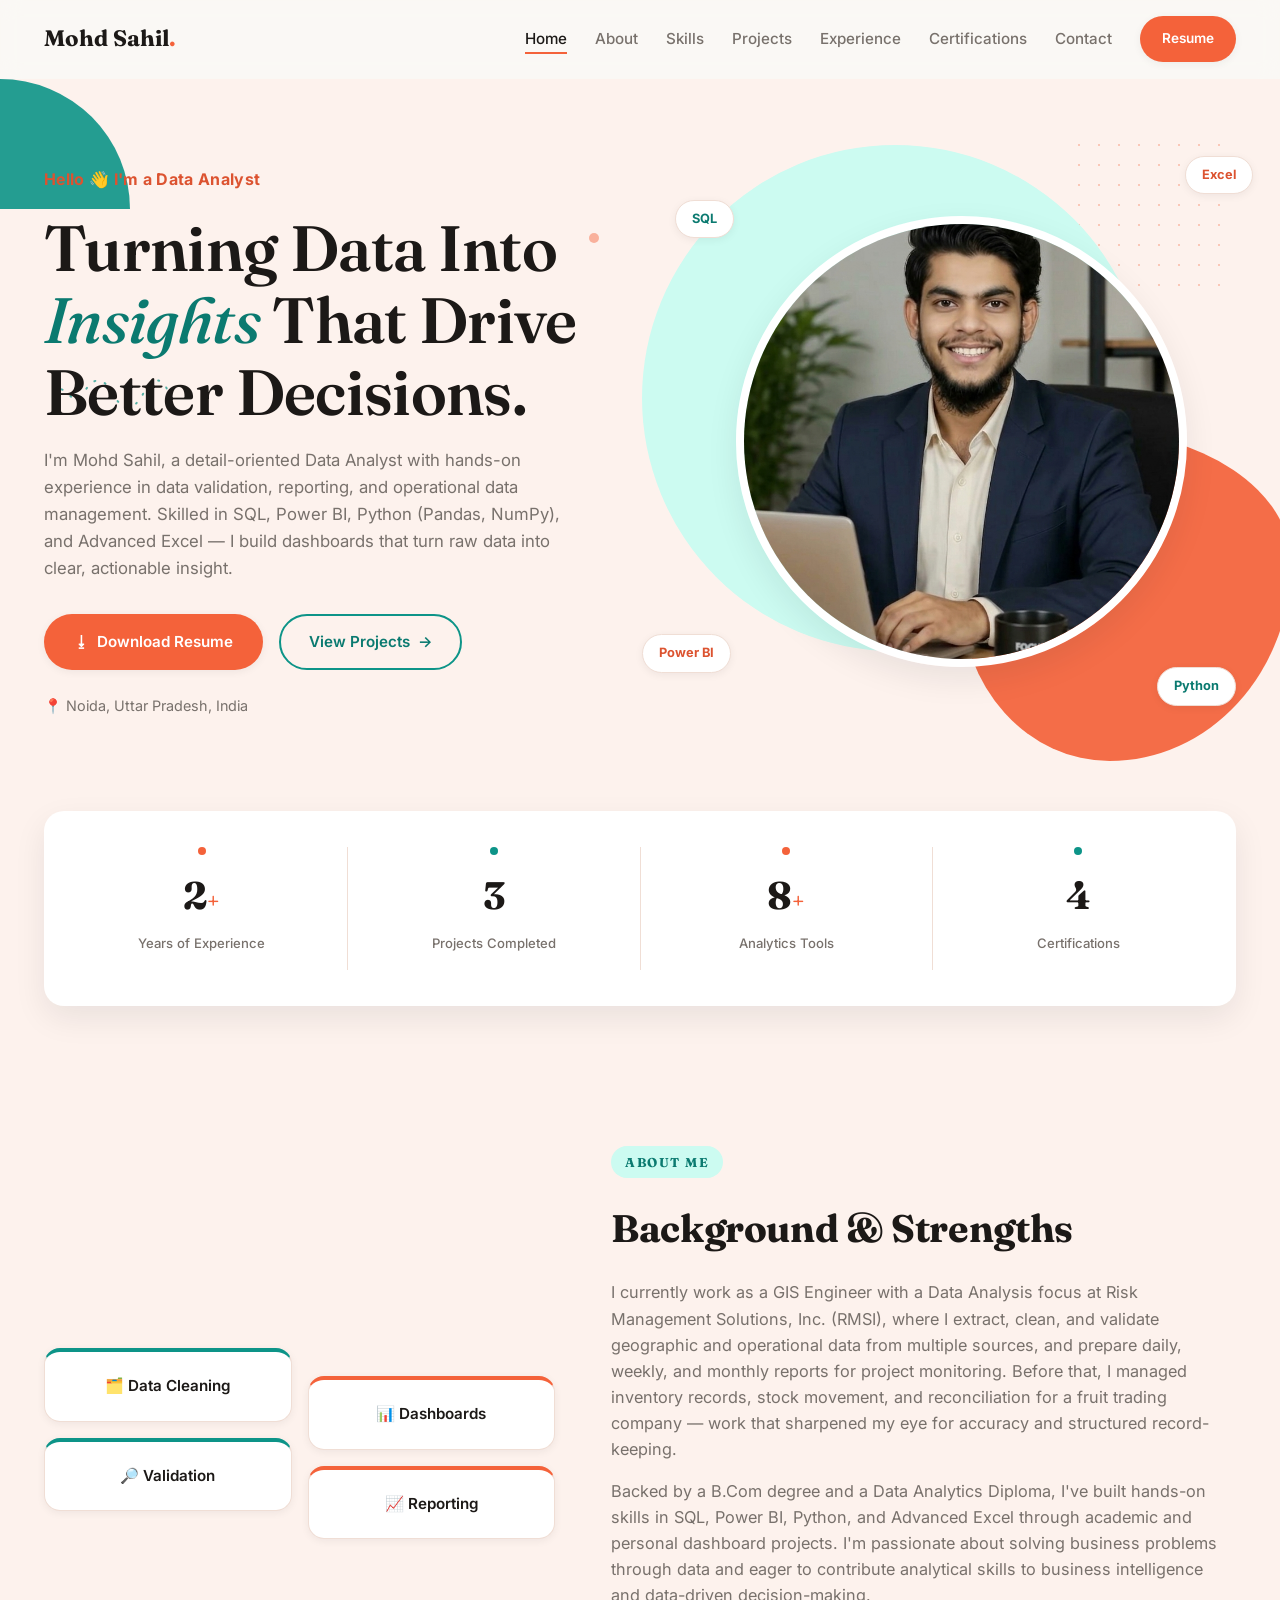
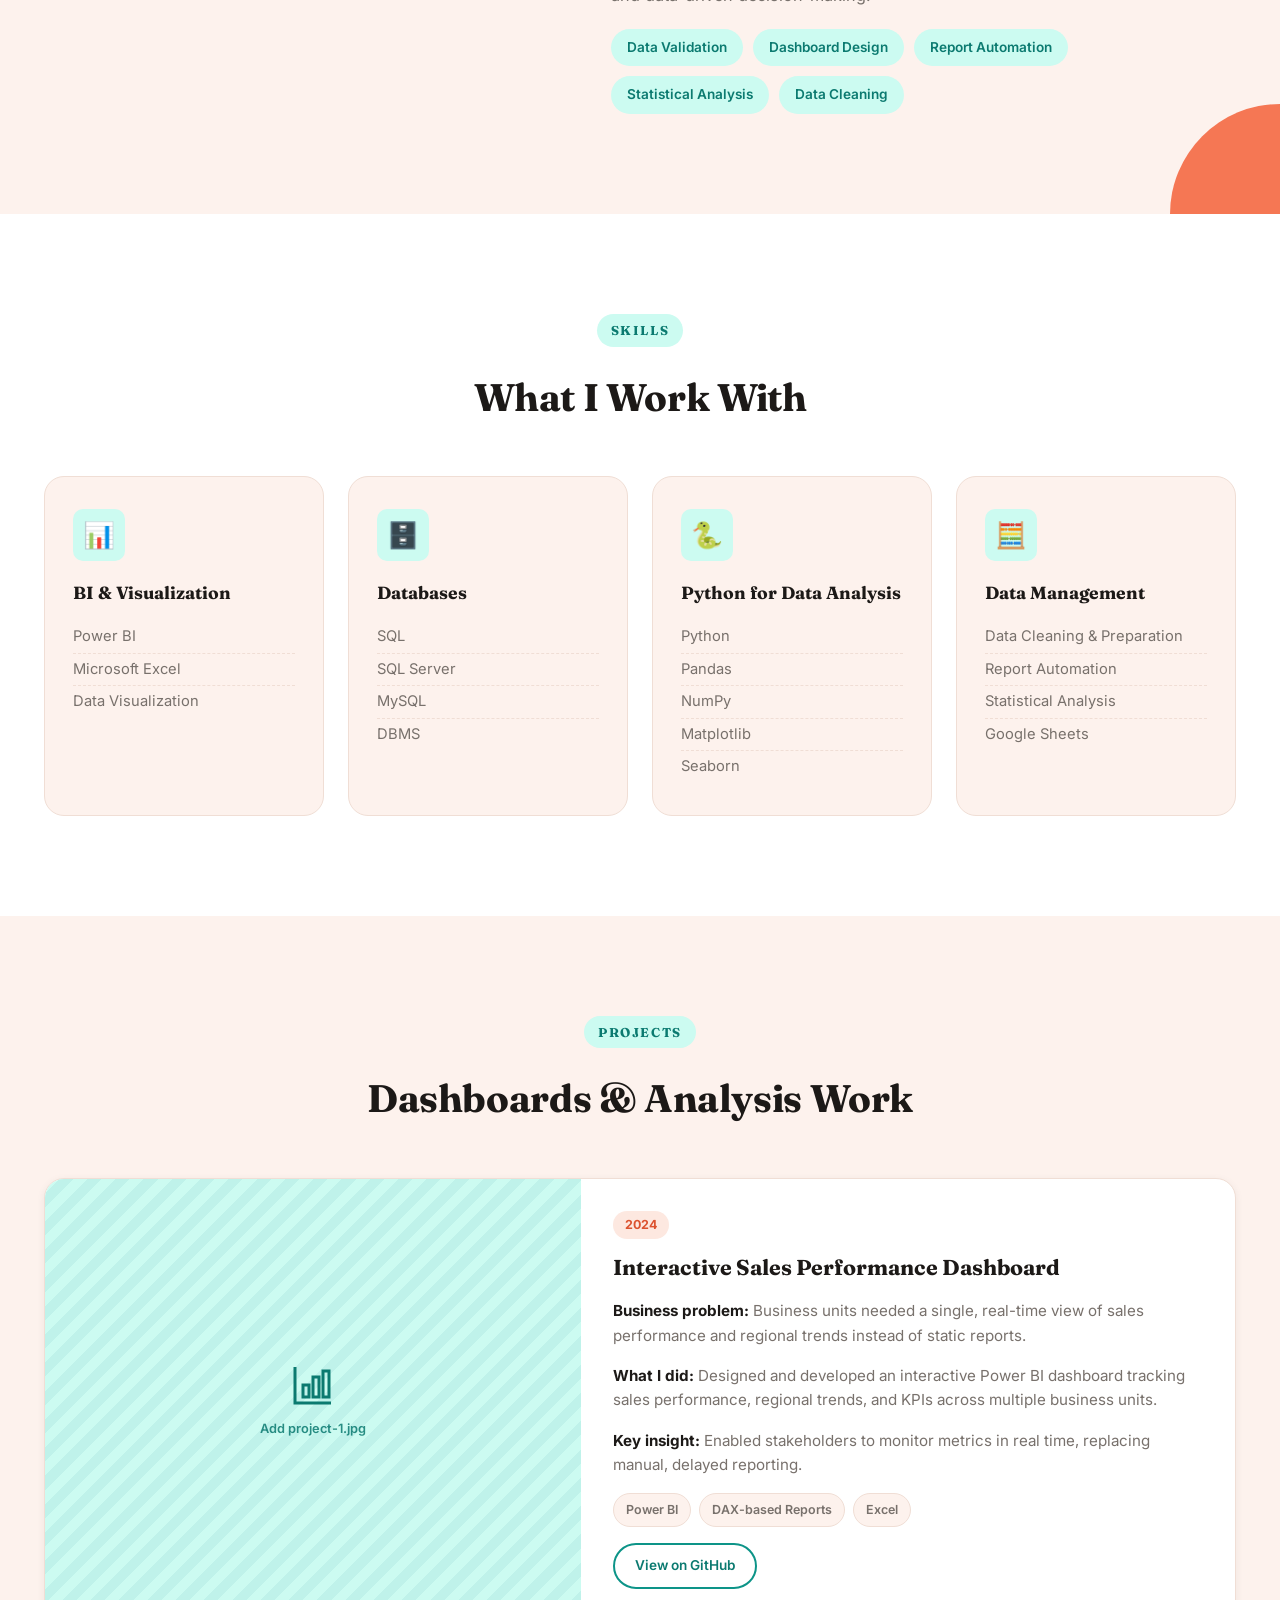
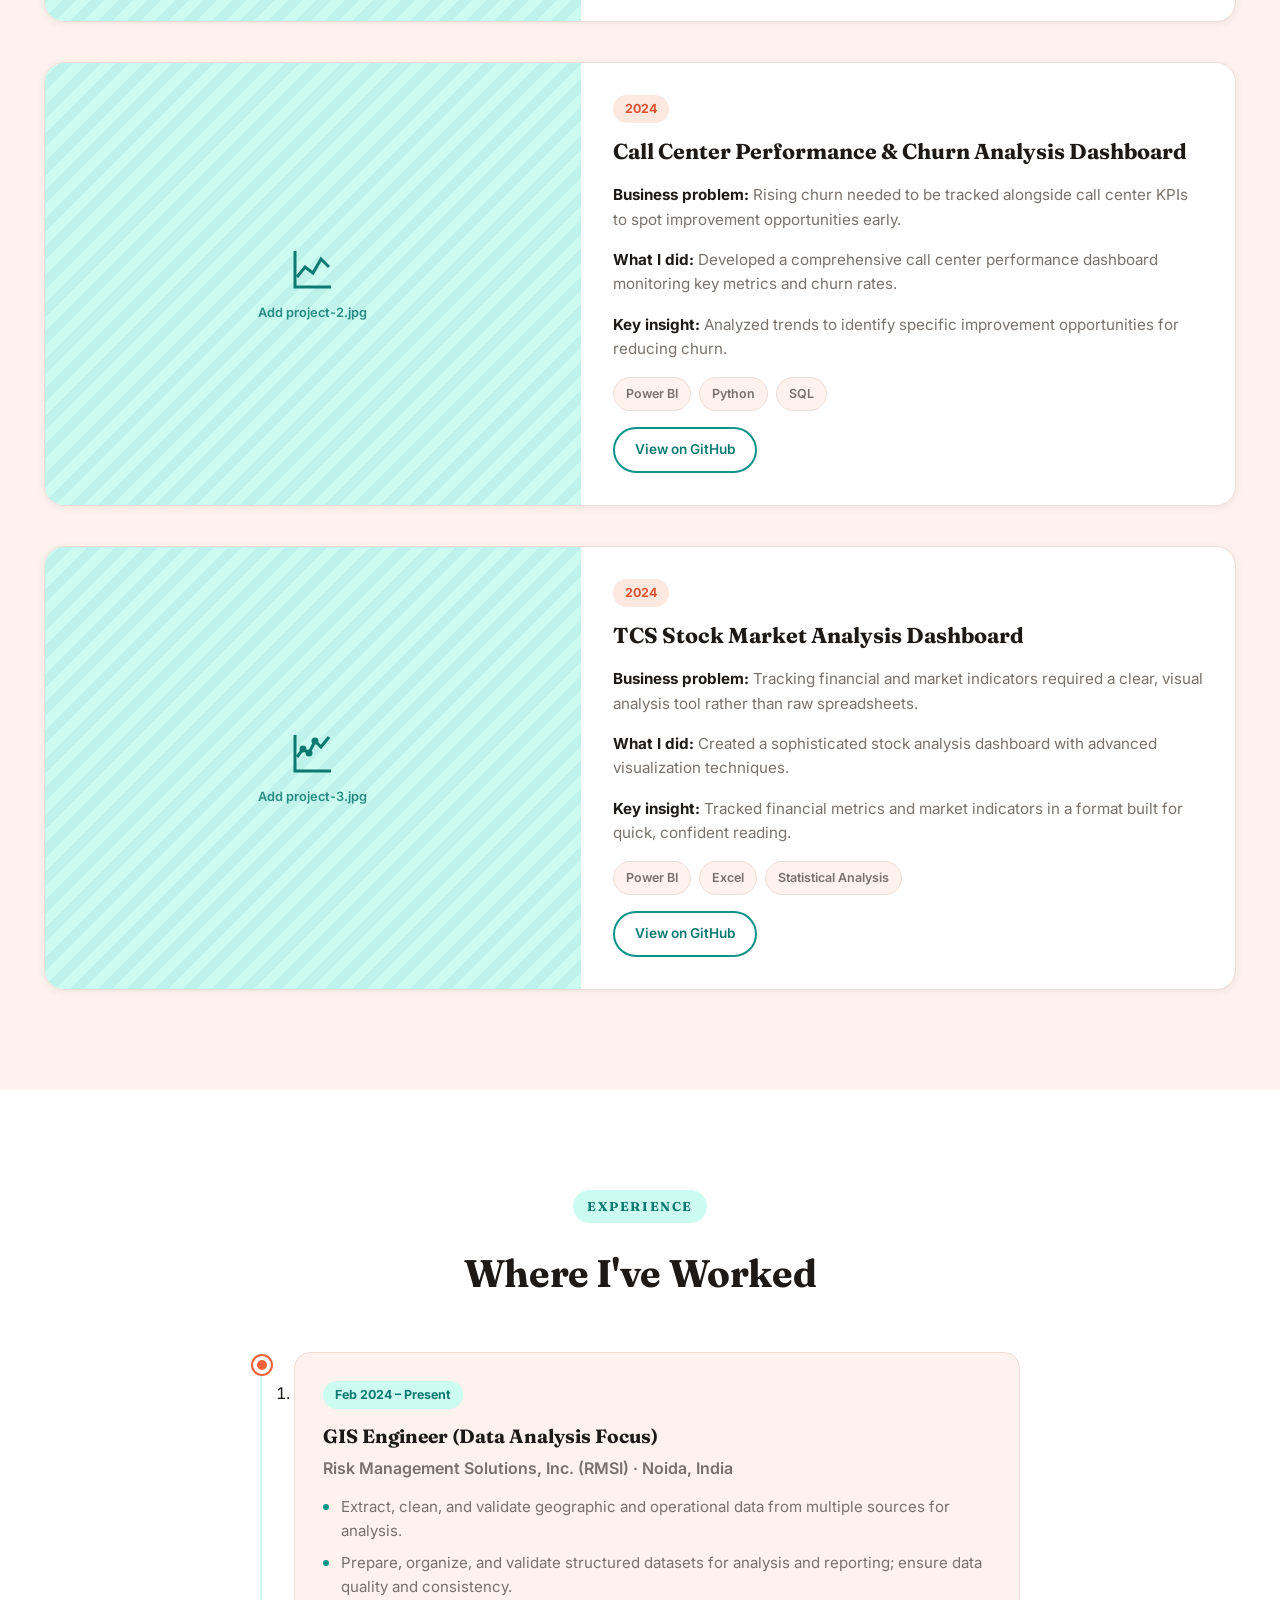
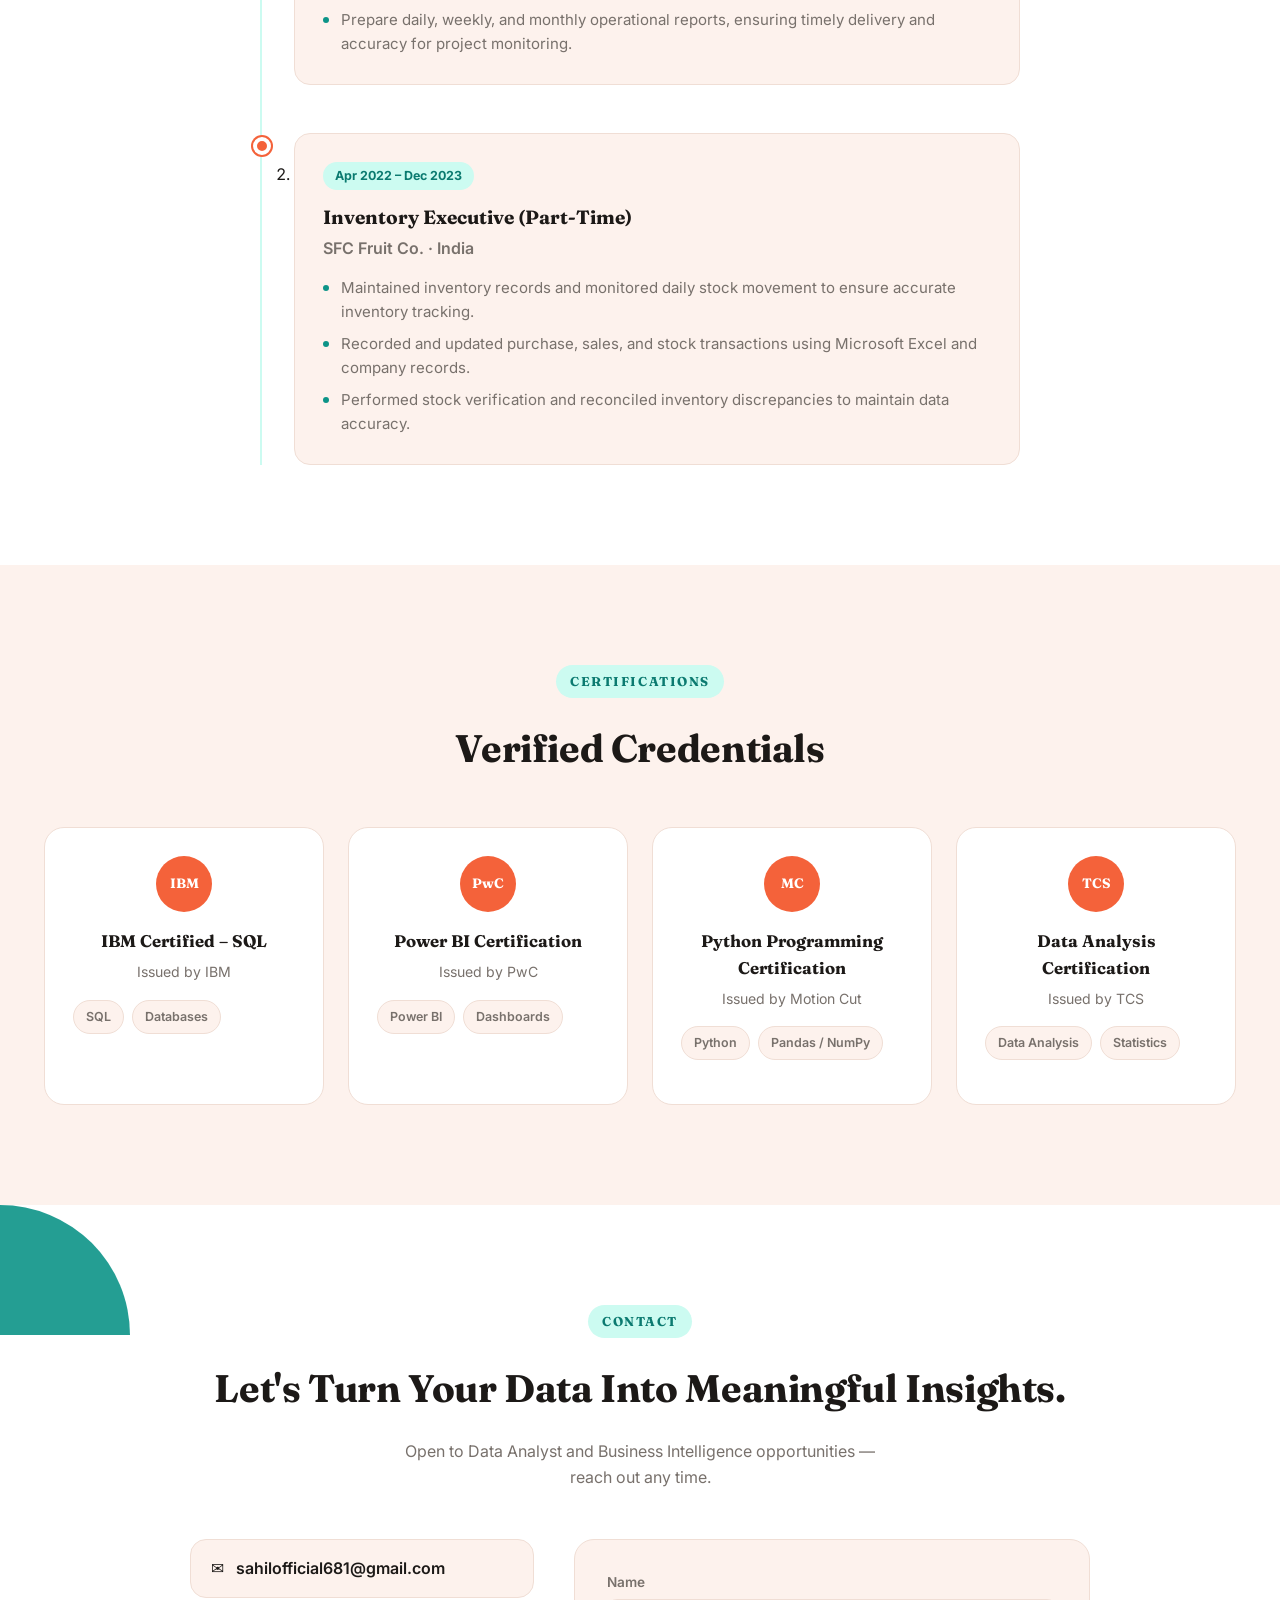
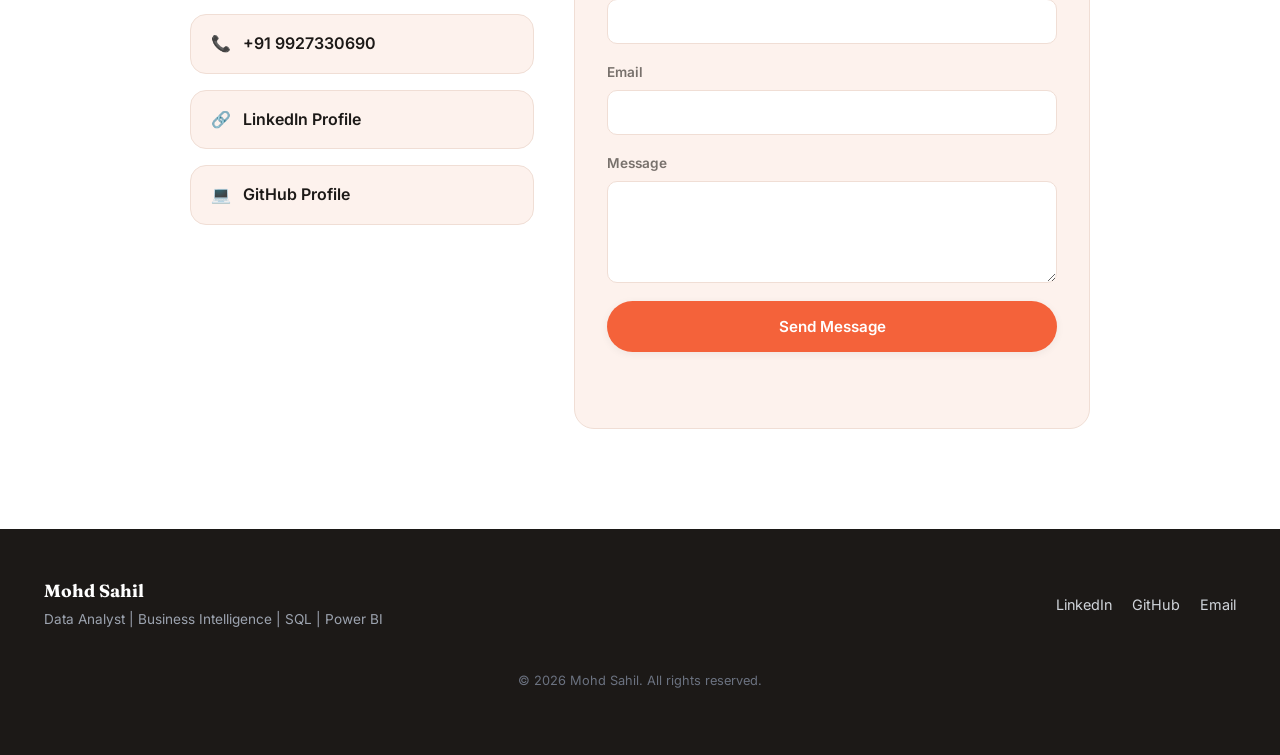
<file: index.html>
<!DOCTYPE html>
<html lang="en">
<head>
  <meta charset="UTF-8">
  <meta name="viewport" content="width=device-width, initial-scale=1.0">
  <title>Mohd Sahil | Data Analyst &amp; Business Intelligence Professional</title>
  <meta name="description" content="Mohd Sahil — Data Analyst specializing in SQL, Power BI, Python and Excel. Portfolio of dashboards, data cleaning, and reporting projects.">
  <meta name="keywords" content="Data Analyst, Power BI, SQL, Python, Business Intelligence, Data Visualization, Portfolio">
  <meta name="author" content="Mohd Sahil">

  <!-- Open Graph -->
  <meta property="og:title" content="Mohd Sahil | Data Analyst Portfolio">
  <meta property="og:description" content="Turning data into insights that drive better decisions.">
  <meta property="og:type" content="website">

  <!-- Favicon (simple inline SVG monogram, no external file needed) -->
  <link rel="icon" href="data:image/svg+xml,%3Csvg xmlns='http://www.w3.org/2000/svg' viewBox='0 0 100 100'%3E%3Crect width='100' height='100' rx='22' fill='%230D9488'/%3E%3Ctext x='50' y='68' font-size='52' font-family='Arial,sans-serif' font-weight='700' fill='white' text-anchor='middle'%3EMS%3C/text%3E%3C/svg%3E">

  <!-- Fonts -->
  <link rel="preconnect" href="https://fonts.googleapis.com">
  <link rel="preconnect" href="https://fonts.gstatic.com" crossorigin>
  <link href="https://fonts.googleapis.com/css2?family=Fraunces:ital,wght@0,500;0,600;0,700;1,500;1,600&family=Inter:wght@400;500;600;700&display=swap" rel="stylesheet">

  <link rel="stylesheet" href="style.css">
</head>
<body>

  <!-- Skip link for accessibility -->
  <a class="skip-link" href="#main">Skip to main content</a>

  <!-- ===================== NAVBAR ===================== -->
  <header class="navbar" id="navbar">
    <nav class="nav-container" aria-label="Primary navigation">
      <a href="#home" class="nav-logo">Mohd Sahil<span class="dot">.</span></a>

      <button class="nav-toggle" id="navToggle" aria-label="Toggle navigation menu" aria-expanded="false" aria-controls="navMenu">
        <span></span><span></span><span></span>
      </button>

      <ul class="nav-menu" id="navMenu">
        <li><a href="#home" class="nav-link active">Home</a></li>
        <li><a href="#about" class="nav-link">About</a></li>
        <li><a href="#skills" class="nav-link">Skills</a></li>
        <li><a href="#projects" class="nav-link">Projects</a></li>
        <li><a href="#experience" class="nav-link">Experience</a></li>
        <li><a href="#certifications" class="nav-link">Certifications</a></li>
        <li><a href="#contact" class="nav-link">Contact</a></li>
        <li><a href="assets/resume/resume.pdf" class="btn btn-primary btn-small" download>Resume</a></li>
      </ul>
    </nav>
  </header>

  <main id="main">

    <!-- ===================== HERO ===================== -->
    <section class="hero" id="home">
      <span class="corner-shape corner-shape-teal" aria-hidden="true"></span>
      <div class="hero-bg-shapes" aria-hidden="true">
        <span class="shape shape-grid"></span>
        <span class="shape shape-dot shape-dot-1"></span>
        <span class="shape shape-dot shape-dot-2"></span>
        <svg class="shape shape-squiggle" width="120" height="40" viewBox="0 0 120 40" fill="none"><path d="M2 20c10-18 20 18 30 0s20-18 30 0 20 18 30 0 20-18 26 0" stroke="#0D9488" stroke-width="2" stroke-linecap="round" stroke-dasharray="1 10"/></svg>
      </div>

      <div class="container hero-grid">
        <div class="hero-text reveal">
          <p class="eyebrow">Hello 👋 I'm a Data Analyst</p>
          <h1 class="hero-title">Turning Data Into <em>Insights</em> That Drive Better Decisions.</h1>
          <p class="hero-intro">
            I'm Mohd Sahil, a detail-oriented Data Analyst with hands-on experience in data validation,
            reporting, and operational data management. Skilled in SQL, Power BI, Python (Pandas, NumPy),
            and Advanced Excel — I build dashboards that turn raw data into clear, actionable insight.
          </p>
          <div class="hero-actions">
            <a href="assets/resume/resume.pdf" class="btn btn-primary" download><span aria-hidden="true">⭳</span> Download Resume</a>
            <a href="#projects" class="btn btn-outline">View Projects <span aria-hidden="true">→</span></a>
          </div>
          <div class="hero-meta">
            <span>📍 Noida, Uttar Pradesh, India</span>
          </div>
        </div>

        <div class="hero-visual reveal">
          <div class="hero-photo-frame">
            <span class="frame-blob frame-blob-teal" aria-hidden="true"></span>
            <span class="frame-blob frame-blob-coral" aria-hidden="true"></span>
            <img src="profile.png" alt="Portrait of Mohd Sahil, Data Analyst" class="hero-photo" width="440" height="440">
            <span class="chip chip-sql" aria-hidden="true">SQL</span>
            <span class="chip chip-bi" aria-hidden="true">Power BI</span>
            <span class="chip chip-py" aria-hidden="true">Python</span>
            <span class="chip chip-excel" aria-hidden="true">Excel</span>
          </div>
        </div>
      </div>
    </section>

    <!-- ===================== KPI / STATS (floating card) ===================== -->
    <section class="stats" aria-label="Career statistics">
      <div class="container">
        <div class="stats-card reveal">
          <div class="stat-item">
            <span class="stat-dot dot-coral" aria-hidden="true"></span>
            <span class="stat-number" data-count="2">0</span><span class="stat-plus">+</span>
            <p class="stat-label">Years of Experience</p>
          </div>
          <span class="stat-divider" aria-hidden="true"></span>
          <div class="stat-item">
            <span class="stat-dot dot-teal" aria-hidden="true"></span>
            <span class="stat-number" data-count="3">0</span>
            <p class="stat-label">Projects Completed</p>
          </div>
          <span class="stat-divider" aria-hidden="true"></span>
          <div class="stat-item">
            <span class="stat-dot dot-coral" aria-hidden="true"></span>
            <span class="stat-number" data-count="8">0</span><span class="stat-plus">+</span>
            <p class="stat-label">Analytics Tools</p>
          </div>
          <span class="stat-divider" aria-hidden="true"></span>
          <div class="stat-item">
            <span class="stat-dot dot-teal" aria-hidden="true"></span>
            <span class="stat-number" data-count="4">0</span>
            <p class="stat-label">Certifications</p>
          </div>
        </div>
      </div>
    </section>

    <!-- ===================== ABOUT ===================== -->
    <section class="about" id="about">
      <span class="corner-shape corner-shape-coral" aria-hidden="true"></span>
      <div class="container about-grid">
        <div class="about-visual reveal" aria-hidden="true">
          <div class="about-shape-block">
            <div class="mini-card">🗂️ Data Cleaning</div>
            <div class="mini-card mini-card-offset">📊 Dashboards</div>
            <div class="mini-card">🔎 Validation</div>
            <div class="mini-card mini-card-offset">📈 Reporting</div>
          </div>
        </div>

        <div class="about-content reveal">
          <p class="eyebrow">About Me</p>
          <h2 class="section-title">Background &amp; Strengths</h2>
          <p class="about-text">
            I currently work as a GIS Engineer with a Data Analysis focus at Risk Management Solutions, Inc. (RMSI),
            where I extract, clean, and validate geographic and operational data from multiple sources, and prepare
            daily, weekly, and monthly reports for project monitoring. Before that, I managed inventory records,
            stock movement, and reconciliation for a fruit trading company — work that sharpened my eye for
            accuracy and structured record-keeping.
          </p>
          <p class="about-text">
            Backed by a B.Com degree and a Data Analytics Diploma, I've built hands-on skills in SQL, Power BI,
            Python, and Advanced Excel through academic and personal dashboard projects. I'm passionate about
            solving business problems through data and eager to contribute analytical skills to business
            intelligence and data-driven decision-making.
          </p>
          <ul class="strength-tags">
            <li>Data Validation</li>
            <li>Dashboard Design</li>
            <li>Report Automation</li>
            <li>Statistical Analysis</li>
            <li>Data Cleaning</li>
          </ul>
        </div>
      </div>
    </section>

    <!-- ===================== SKILLS ===================== -->
    <section class="skills" id="skills">
      <div class="container">
        <p class="eyebrow center">Skills</p>
        <h2 class="section-title center">What I Work With</h2>

        <div class="skills-grid">
          <div class="skill-card reveal">
            <div class="skill-icon" aria-hidden="true">📊</div>
            <h3>BI &amp; Visualization</h3>
            <ul class="skill-list">
              <li>Power BI</li>
              <li>Microsoft Excel</li>
              <li>Data Visualization</li>
            </ul>
          </div>

          <div class="skill-card reveal">
            <div class="skill-icon" aria-hidden="true">🗄️</div>
            <h3>Databases</h3>
            <ul class="skill-list">
              <li>SQL</li>
              <li>SQL Server</li>
              <li>MySQL</li>
              <li>DBMS</li>
            </ul>
          </div>

          <div class="skill-card reveal">
            <div class="skill-icon" aria-hidden="true">🐍</div>
            <h3>Python for Data Analysis</h3>
            <ul class="skill-list">
              <li>Python</li>
              <li>Pandas</li>
              <li>NumPy</li>
              <li>Matplotlib</li>
              <li>Seaborn</li>
            </ul>
          </div>

          <div class="skill-card reveal">
            <div class="skill-icon" aria-hidden="true">🧮</div>
            <h3>Data Management</h3>
            <ul class="skill-list">
              <li>Data Cleaning &amp; Preparation</li>
              <li>Report Automation</li>
              <li>Statistical Analysis</li>
              <li>Google Sheets</li>
            </ul>
          </div>
        </div>
      </div>
    </section>

    <!-- ===================== PROJECTS ===================== -->
    <section class="projects" id="projects">
      <div class="container">
        <p class="eyebrow center">Projects</p>
        <h2 class="section-title center">Dashboards &amp; Analysis Work</h2>

        <div class="project-list">

          <!-- Project 1 -->
          <article class="project-card reveal">
            <div class="project-media">
              <div class="project-placeholder" role="img" aria-label="Placeholder for Interactive Sales Performance Dashboard screenshot">
                <svg viewBox="0 0 24 24" width="48" height="48" fill="none" stroke="currentColor" stroke-width="1.5" aria-hidden="true"><path d="M3 3v18h18"/><rect x="7" y="12" width="3" height="6"/><rect x="12" y="8" width="3" height="10"/><rect x="17" y="5" width="3" height="13"/></svg>
                <span>Add project-1.jpg</span>
              </div>
            </div>
            <div class="project-body">
              <span class="project-year">2024</span>
              <h3>Interactive Sales Performance Dashboard</h3>
              <p class="project-problem"><strong>Business problem:</strong> Business units needed a single, real-time view of sales performance and regional trends instead of static reports.</p>
              <p class="project-detail"><strong>What I did:</strong> Designed and developed an interactive Power BI dashboard tracking sales performance, regional trends, and KPIs across multiple business units.</p>
              <p class="project-insight"><strong>Key insight:</strong> Enabled stakeholders to monitor metrics in real time, replacing manual, delayed reporting.</p>
              <div class="project-tools">
                <span class="tool-tag">Power BI</span>
                <span class="tool-tag">DAX-based Reports</span>
                <span class="tool-tag">Excel</span>
              </div>
              <div class="project-actions">
                <a href="https://github.com/MohdSahil007/" class="btn btn-outline btn-small" target="_blank" rel="noopener noreferrer">View on GitHub</a>
              </div>
            </div>
          </article>

          <!-- Project 2 -->
          <article class="project-card reveal">
            <div class="project-media">
              <div class="project-placeholder" role="img" aria-label="Placeholder for Call Center Performance and Churn Analysis Dashboard screenshot">
                <svg viewBox="0 0 24 24" width="48" height="48" fill="none" stroke="currentColor" stroke-width="1.5" aria-hidden="true"><path d="M3 3v18h18"/><path d="M4 16l4-5 4 3 4-7 4 4"/></svg>
                <span>Add project-2.jpg</span>
              </div>
            </div>
            <div class="project-body">
              <span class="project-year">2024</span>
              <h3>Call Center Performance &amp; Churn Analysis Dashboard</h3>
              <p class="project-problem"><strong>Business problem:</strong> Rising churn needed to be tracked alongside call center KPIs to spot improvement opportunities early.</p>
              <p class="project-detail"><strong>What I did:</strong> Developed a comprehensive call center performance dashboard monitoring key metrics and churn rates.</p>
              <p class="project-insight"><strong>Key insight:</strong> Analyzed trends to identify specific improvement opportunities for reducing churn.</p>
              <div class="project-tools">
                <span class="tool-tag">Power BI</span>
                <span class="tool-tag">Python</span>
                <span class="tool-tag">SQL</span>
              </div>
              <div class="project-actions">
                <a href="https://github.com/MohdSahil007/" class="btn btn-outline btn-small" target="_blank" rel="noopener noreferrer">View on GitHub</a>
              </div>
            </div>
          </article>

          <!-- Project 3 -->
          <article class="project-card reveal">
            <div class="project-media">
              <div class="project-placeholder" role="img" aria-label="Placeholder for TCS Stock Market Analysis Dashboard screenshot">
                <svg viewBox="0 0 24 24" width="48" height="48" fill="none" stroke="currentColor" stroke-width="1.5" aria-hidden="true"><path d="M3 3v18h18"/><path d="M4 14l3-4 3 2 3-6 3 3 4-5"/><circle cx="7" cy="10" r="1"/><circle cx="10" cy="12" r="1"/><circle cx="13" cy="6" r="1"/></svg>
                <span>Add project-3.jpg</span>
              </div>
            </div>
            <div class="project-body">
              <span class="project-year">2024</span>
              <h3>TCS Stock Market Analysis Dashboard</h3>
              <p class="project-problem"><strong>Business problem:</strong> Tracking financial and market indicators required a clear, visual analysis tool rather than raw spreadsheets.</p>
              <p class="project-detail"><strong>What I did:</strong> Created a sophisticated stock analysis dashboard with advanced visualization techniques.</p>
              <p class="project-insight"><strong>Key insight:</strong> Tracked financial metrics and market indicators in a format built for quick, confident reading.</p>
              <div class="project-tools">
                <span class="tool-tag">Power BI</span>
                <span class="tool-tag">Excel</span>
                <span class="tool-tag">Statistical Analysis</span>
              </div>
              <div class="project-actions">
                <a href="https://github.com/MohdSahil007/" class="btn btn-outline btn-small" target="_blank" rel="noopener noreferrer">View on GitHub</a>
              </div>
            </div>
          </article>

        </div>
      </div>
    </section>

    <!-- ===================== EXPERIENCE ===================== -->
    <section class="experience" id="experience">
      <div class="container">
        <p class="eyebrow center">Experience</p>
        <h2 class="section-title center">Where I've Worked</h2>

        <ol class="timeline">
          <li class="timeline-item reveal">
            <span class="timeline-dot" aria-hidden="true"></span>
            <div class="timeline-card">
              <span class="timeline-date">Feb 2024 – Present</span>
              <h3>GIS Engineer (Data Analysis Focus)</h3>
              <p class="timeline-company">Risk Management Solutions, Inc. (RMSI) · Noida, India</p>
              <ul>
                <li>Extract, clean, and validate geographic and operational data from multiple sources for analysis.</li>
                <li>Prepare, organize, and validate structured datasets for analysis and reporting; ensure data quality and consistency.</li>
                <li>Prepare daily, weekly, and monthly operational reports, ensuring timely delivery and accuracy for project monitoring.</li>
              </ul>
            </div>
          </li>

          <li class="timeline-item reveal">
            <span class="timeline-dot" aria-hidden="true"></span>
            <div class="timeline-card">
              <span class="timeline-date">Apr 2022 – Dec 2023</span>
              <h3>Inventory Executive (Part-Time)</h3>
              <p class="timeline-company">SFC Fruit Co. · India</p>
              <ul>
                <li>Maintained inventory records and monitored daily stock movement to ensure accurate inventory tracking.</li>
                <li>Recorded and updated purchase, sales, and stock transactions using Microsoft Excel and company records.</li>
                <li>Performed stock verification and reconciled inventory discrepancies to maintain data accuracy.</li>
              </ul>
            </div>
          </li>
        </ol>
      </div>
    </section>

    <!-- ===================== CERTIFICATIONS ===================== -->
    <section class="certifications" id="certifications">
      <div class="container">
        <p class="eyebrow center">Certifications</p>
        <h2 class="section-title center">Verified Credentials</h2>

        <div class="cert-grid">
          <div class="cert-card reveal">
            <div class="cert-badge">IBM</div>
            <h3>IBM Certified – SQL</h3>
            <p class="cert-issuer">Issued by IBM</p>
            <div class="project-tools">
              <span class="tool-tag">SQL</span>
              <span class="tool-tag">Databases</span>
            </div>
          </div>

          <div class="cert-card reveal">
            <div class="cert-badge">PwC</div>
            <h3>Power BI Certification</h3>
            <p class="cert-issuer">Issued by PwC</p>
            <div class="project-tools">
              <span class="tool-tag">Power BI</span>
              <span class="tool-tag">Dashboards</span>
            </div>
          </div>

          <div class="cert-card reveal">
            <div class="cert-badge">MC</div>
            <h3>Python Programming Certification</h3>
            <p class="cert-issuer">Issued by Motion Cut</p>
            <div class="project-tools">
              <span class="tool-tag">Python</span>
              <span class="tool-tag">Pandas / NumPy</span>
            </div>
          </div>

          <div class="cert-card reveal">
            <div class="cert-badge">TCS</div>
            <h3>Data Analysis Certification</h3>
            <p class="cert-issuer">Issued by TCS</p>
            <div class="project-tools">
              <span class="tool-tag">Data Analysis</span>
              <span class="tool-tag">Statistics</span>
            </div>
          </div>
        </div>
      </div>
    </section>

    <!-- ===================== CONTACT ===================== -->
    <section class="contact" id="contact">
      <span class="corner-shape corner-shape-teal" aria-hidden="true"></span>
      <div class="container contact-inner">
        <p class="eyebrow center">Contact</p>
        <h2 class="section-title center">Let's Turn Your Data Into Meaningful Insights.</h2>
        <p class="contact-sub">Open to Data Analyst and Business Intelligence opportunities — reach out any time.</p>

        <div class="contact-grid">
          <div class="contact-links reveal">
            <a href="mailto:sahilofficial681@gmail.com" class="contact-link">
              <span aria-hidden="true">✉️</span> sahilofficial681@gmail.com
            </a>
            <a href="tel:+919927330690" class="contact-link">
              <span aria-hidden="true">📞</span> +91 9927330690
            </a>
            <a href="https://www.linkedin.com/in/mohd-sahil-ab42892b3" class="contact-link" target="_blank" rel="noopener noreferrer">
              <span aria-hidden="true">🔗</span> LinkedIn Profile
            </a>
            <a href="https://github.com/MohdSahil007/" class="contact-link" target="_blank" rel="noopener noreferrer">
              <span aria-hidden="true">💻</span> GitHub Profile
            </a>
          </div>

          <form class="contact-form reveal" id="contactForm" novalidate>
            <div class="form-row">
              <label for="cf-name">Name</label>
              <input type="text" id="cf-name" name="name" required autocomplete="name">
            </div>
            <div class="form-row">
              <label for="cf-email">Email</label>
              <input type="email" id="cf-email" name="email" required autocomplete="email">
            </div>
            <div class="form-row">
              <label for="cf-message">Message</label>
              <textarea id="cf-message" name="message" rows="4" required></textarea>
            </div>
            <button type="submit" class="btn btn-primary btn-full">Send Message</button>
            <p class="form-note" id="formNote" role="status" aria-live="polite"></p>
          </form>
        </div>
      </div>
    </section>

  </main>

  <!-- ===================== FOOTER ===================== -->
  <footer class="footer">
    <div class="container footer-inner">
      <div>
        <p class="footer-name">Mohd Sahil</p>
        <p class="footer-role">Data Analyst | Business Intelligence | SQL | Power BI</p>
      </div>
      <div class="footer-social">
        <a href="https://www.linkedin.com/in/mohd-sahil-ab42892b3" target="_blank" rel="noopener noreferrer" aria-label="LinkedIn">LinkedIn</a>
        <a href="https://github.com/MohdSahil007/" target="_blank" rel="noopener noreferrer" aria-label="GitHub">GitHub</a>
        <a href="mailto:sahilofficial681@gmail.com" aria-label="Email">Email</a>
      </div>
      <p class="footer-copy">© <span id="year"></span> Mohd Sahil. All rights reserved.</p>
    </div>
  </footer>

  <!-- Back to top -->
  <button id="backToTop" class="back-to-top" aria-label="Back to top">↑</button>

  <script src="script.js"></script>
</body>
</html>
</file>
<file: style.css>
/* =========================================================
   MOHD SAHIL — DATA ANALYST PORTFOLIO
   Design tokens: Teal primary, Coral secondary, off-white bg
   ========================================================= */

:root {
  /* Colors */
  --bg: #FDF2ED;
  --bg-deep: #FBE7DF;
  --surface: #FFFFFF;
  --teal: #0D9488;
  --teal-dark: #0B7A70;
  --teal-tint: #CCFBF1;
  --coral: #F4623A;
  --coral-dark: #DC5330;
  --coral-tint: #FDE2D8;
  --text-primary: #1C1917;
  --text-secondary: #78716C;
  --border: #F0DED5;

  /* Type */
  --font-display: 'Fraunces', Georgia, serif;
  --font-body: 'Inter', system-ui, sans-serif;

  /* Layout */
  --max-width: 1240px;
  --radius-lg: 20px;
  --radius-md: 16px;
  --radius-sm: 10px;
  --shadow-sm: 0 2px 8px rgba(17, 24, 39, 0.06);
  --shadow-md: 0 12px 32px rgba(17, 24, 39, 0.08);
  --transition: 220ms ease;
}

/* ===================== RESET ===================== */
*, *::before, *::after { box-sizing: border-box; }
html { scroll-behavior: smooth; }
body {
  margin: 0;
  font-family: var(--font-body);
  color: var(--text-primary);
  background: var(--bg);
  line-height: 1.6;
  -webkit-font-smoothing: antialiased;
}
img { max-width: 100%; display: block; }
ul { list-style: none; margin: 0; padding: 0; }
a { color: inherit; text-decoration: none; }
h1, h2, h3 { font-family: var(--font-display); margin: 0; }
p { margin: 0 0 1rem; }
button { font-family: inherit; cursor: pointer; }

@media (prefers-reduced-motion: reduce) {
  html { scroll-behavior: auto; }
  *, *::before, *::after {
    animation-duration: 0.001ms !important;
    animation-iteration-count: 1 !important;
    transition-duration: 0.001ms !important;
  }
}

/* Skip link */
.skip-link {
  position: absolute;
  left: -999px;
  top: 0;
  background: var(--teal);
  color: #fff;
  padding: 12px 20px;
  z-index: 1000;
  border-radius: 0 0 8px 0;
}
.skip-link:focus {
  left: 0;
}

/* Focus visibility for accessibility */
a:focus-visible,
button:focus-visible,
input:focus-visible,
textarea:focus-visible {
  outline: 3px solid var(--coral);
  outline-offset: 3px;
}

.container {
  max-width: var(--max-width);
  margin: 0 auto;
  padding: 0 24px;
  position: relative;
  z-index: 1;
}

/* ===================== BUTTONS ===================== */
.btn {
  display: inline-flex;
  align-items: center;
  justify-content: center;
  padding: 14px 28px;
  border-radius: 999px;
  font-weight: 600;
  font-size: 0.95rem;
  border: 2px solid transparent;
  transition: transform var(--transition), box-shadow var(--transition), background var(--transition), color var(--transition);
  white-space: nowrap;
}
.btn-primary {
  background: var(--coral);
  color: #fff;
  box-shadow: var(--shadow-sm);
  gap: 8px;
}
.btn-primary:hover {
  background: var(--coral-dark);
  transform: translateY(-2px);
  box-shadow: var(--shadow-md);
}
.btn-outline {
  background: transparent;
  border-color: var(--teal);
  color: var(--teal-dark);
  gap: 8px;
}
.btn-outline:hover {
  background: var(--teal);
  color: #fff;
  transform: translateY(-2px);
}
.btn-small { padding: 10px 20px; font-size: 0.85rem; }
.btn-full { width: 100%; }

/* ===================== NAVBAR ===================== */
.navbar {
  position: sticky;
  top: 0;
  z-index: 500;
  background: rgba(250, 249, 246, 0.85);
  backdrop-filter: blur(10px);
  border-bottom: 1px solid transparent;
  transition: border-color var(--transition), box-shadow var(--transition);
}
.navbar.scrolled {
  border-bottom-color: var(--border);
  box-shadow: var(--shadow-sm);
}
.nav-container {
  max-width: var(--max-width);
  margin: 0 auto;
  padding: 16px 24px;
  display: flex;
  align-items: center;
  justify-content: space-between;
}
.nav-logo {
  font-family: var(--font-display);
  font-weight: 700;
  font-size: 1.4rem;
  color: var(--text-primary);
}
.nav-logo .dot { color: var(--coral); }

.nav-menu {
  display: flex;
  align-items: center;
  gap: 28px;
}
.nav-link {
  font-weight: 500;
  font-size: 0.95rem;
  color: var(--text-secondary);
  position: relative;
  padding-bottom: 4px;
  transition: color var(--transition);
}
.nav-link::after {
  content: "";
  position: absolute;
  left: 0;
  bottom: -2px;
  width: 0;
  height: 2px;
  background: var(--coral);
  transition: width var(--transition);
}
.nav-link:hover,
.nav-link.active {
  color: var(--text-primary);
}
.nav-link.active::after,
.nav-link:hover::after {
  width: 100%;
}

.nav-toggle {
  display: none;
  flex-direction: column;
  gap: 5px;
  background: none;
  border: none;
  padding: 8px;
}
.nav-toggle span {
  width: 24px;
  height: 2px;
  background: var(--text-primary);
  transition: transform var(--transition), opacity var(--transition);
}
.nav-toggle[aria-expanded="true"] span:nth-child(1) { transform: translateY(7px) rotate(45deg); }
.nav-toggle[aria-expanded="true"] span:nth-child(2) { opacity: 0; }
.nav-toggle[aria-expanded="true"] span:nth-child(3) { transform: translateY(-7px) rotate(-45deg); }

/* ===================== HERO ===================== */
.hero {
  position: relative;
  overflow: hidden;
  padding: 88px 0 0;
}
.hero-grid {
  display: grid;
  grid-template-columns: 1.1fr 0.9fr;
  gap: 48px;
  align-items: center;
  position: relative;
  z-index: 2;
  padding-bottom: 64px;
}
.eyebrow {
  display: inline-block;
  font-family: var(--font-display);
  font-size: 0.8rem;
  font-weight: 700;
  letter-spacing: 0.12em;
  text-transform: uppercase;
  color: var(--teal-dark);
  background: var(--teal-tint);
  padding: 6px 14px;
  border-radius: 999px;
  margin-bottom: 20px;
}
.eyebrow.center { display: block; width: fit-content; margin-left: auto; margin-right: auto; }

.hero-text > .eyebrow {
  background: none;
  padding: 0;
  color: var(--coral-dark);
  font-family: var(--font-body);
  font-weight: 700;
  letter-spacing: 0.02em;
  text-transform: none;
  font-size: 1rem;
}

.hero-title {
  font-family: var(--font-display);
  font-size: clamp(2.4rem, 5.4vw, 4rem);
  font-weight: 600;
  line-height: 1.12;
  letter-spacing: -0.01em;
  margin-bottom: 20px;
}
.hero-title em {
  font-style: italic;
  color: var(--teal-dark);
  font-weight: 500;
  position: relative;
}
.hero-intro {
  font-size: 1.05rem;
  color: var(--text-secondary);
  max-width: 520px;
  margin-bottom: 32px;
}
.hero-actions {
  display: flex;
  gap: 16px;
  flex-wrap: wrap;
  margin-bottom: 24px;
}
.hero-meta {
  color: var(--text-secondary);
  font-size: 0.9rem;
}

.hero-visual { display: flex; justify-content: center; }
.hero-photo-frame {
  position: relative;
  width: min(550px, 78vw);
  height: min(550px, 78vw);
  display: flex;
  align-items: center;
  justify-content: center;
}
.frame-blob {
  position: absolute;
  z-index: 1;
  border-radius: 50%;
}
.frame-blob-teal {
  width: 92%;
  height: 92%;
  background: var(--teal-tint);
  top: -4%;
  left: -8%;
}
.frame-blob-coral {
  width: 60%;
  height: 60%;
  background: var(--coral);
  border-radius: 40% 60% 55% 45% / 50% 40% 60% 50%;
  bottom: -8%;
  right: -10%;
  opacity: 0.92;
}
.hero-photo {
  width: 82%;
  height: 82%;
  object-fit: cover;
  border-radius: 50%;
  border: 8px solid var(--surface);
  box-shadow: var(--shadow-md);
  position: relative;
  z-index: 2;
}
.chip {
  position: absolute;
  z-index: 3;
  background: var(--surface);
  border: 1px solid var(--border);
  box-shadow: var(--shadow-sm);
  padding: 8px 16px;
  border-radius: 999px;
  font-family: var(--font-body);
  font-weight: 700;
  font-size: 0.8rem;
  animation: float 5s ease-in-out infinite;
}
.chip-sql { top: 6%; left: -2%; color: var(--teal-dark); animation-delay: 0s; }
.chip-bi { bottom: 8%; left: -8%; color: var(--coral-dark); animation-delay: 1.2s; }
.chip-py { bottom: 2%; right: 0%; color: var(--teal-dark); animation-delay: 2.4s; }
.chip-excel { top: -2%; right: -3%; color: var(--coral-dark); animation-delay: 3.6s; }
@keyframes float {
  0%, 100% { transform: translateY(0); }
  50% { transform: translateY(-10px); }
}

/* Quarter-circle corner accent (reusable) */
.corner-shape {
  position: absolute;
  z-index: 1;
  pointer-events: none;
  border-radius: 0 100% 0 0;
}
.corner-shape-teal {
  top: 0;
  left: 0;
  width: 130px;
  height: 130px;
  background: var(--teal);
  opacity: 0.9;
}
.corner-shape-coral {
  bottom: 0;
  right: 0;
  width: 110px;
  height: 110px;
  background: var(--coral);
  opacity: 0.85;
  border-radius: 100% 0 0 0;
}

/* Decorative background shapes */
.hero-bg-shapes { position: absolute; inset: 0; z-index: 1; pointer-events: none; overflow: hidden; }
.shape { position: absolute; }
.shape-grid {
  top: 8%;
  right: 4%;
  width: 160px;
  height: 160px;
  background-image: radial-gradient(var(--coral) 1.5px, transparent 1.5px);
  background-size: 20px 20px;
  opacity: 0.3;
}
.shape-squiggle { top: 42%; left: 4%; opacity: 0.7; }
.shape-dot { width: 10px; height: 10px; border-radius: 50%; background: var(--coral); opacity: 0.45; }
.shape-dot-1 { top: 22%; left: 46%; }
.shape-dot-2 { top: 68%; right: 32%; background: var(--teal); }

/* ===================== STATS (floating card, overlaps hero bottom edge) ===================== */
.stats { margin-top: -70px; position: relative; z-index: 3; padding-bottom: 40px; }
.stats-card {
  background: var(--surface);
  border-radius: var(--radius-lg);
  box-shadow: var(--shadow-md);
  padding: 36px 24px;
  display: flex;
  align-items: center;
  justify-content: space-between;
  gap: 12px;
}
.stat-item { flex: 1; text-align: center; position: relative; }
.stat-dot {
  display: block;
  width: 8px;
  height: 8px;
  border-radius: 50%;
  margin: 0 auto 10px;
}
.dot-coral { background: var(--coral); }
.dot-teal { background: var(--teal); }
.stat-divider {
  width: 1px;
  align-self: stretch;
  background: var(--border);
}
.stat-number {
  font-family: var(--font-display);
  font-size: clamp(1.8rem, 3.6vw, 2.4rem);
  font-weight: 700;
  color: var(--text-primary);
}
.stat-plus {
  font-family: var(--font-display);
  font-weight: 700;
  font-size: 1.4rem;
  color: var(--coral);
}
.stat-label {
  margin-top: 6px;
  font-size: 0.82rem;
  color: var(--text-secondary);
  font-weight: 500;
}

/* ===================== SECTION SHARED ===================== */
section { padding: 100px 0; }
.section-title {
  font-size: clamp(1.8rem, 3.4vw, 2.4rem);
  font-weight: 700;
  letter-spacing: -0.01em;
  margin-bottom: 20px;
}
.section-title.center { text-align: center; }

/* ===================== ABOUT ===================== */
.about { position: relative; overflow: hidden; }
.about-grid {
  display: grid;
  grid-template-columns: 0.9fr 1.1fr;
  gap: 56px;
  align-items: center;
}
.about-shape-block {
  display: grid;
  grid-template-columns: 1fr 1fr;
  gap: 16px;
}
.mini-card {
  background: var(--surface);
  border: 1px solid var(--border);
  border-radius: var(--radius-md);
  padding: 22px 16px;
  font-weight: 600;
  font-size: 0.95rem;
  box-shadow: var(--shadow-sm);
  text-align: center;
}
.mini-card-offset { transform: translateY(28px); }
.mini-card:nth-child(odd) { border-top: 4px solid var(--teal); }
.mini-card:nth-child(even) { border-top: 4px solid var(--coral); }

.about-text { color: var(--text-secondary); font-size: 1.02rem; }
.strength-tags {
  display: flex;
  flex-wrap: wrap;
  gap: 10px;
  margin-top: 20px;
}
.strength-tags li {
  background: var(--teal-tint);
  color: var(--teal-dark);
  font-weight: 600;
  font-size: 0.85rem;
  padding: 8px 16px;
  border-radius: 999px;
}

/* ===================== SKILLS ===================== */
.skills { background: var(--surface); position: relative; overflow: hidden; }
.skills-grid {
  display: grid;
  grid-template-columns: repeat(auto-fit, minmax(240px, 1fr));
  gap: 24px;
  margin-top: 48px;
}
.skill-card {
  background: var(--bg);
  border: 1px solid var(--border);
  border-radius: var(--radius-lg);
  padding: 32px 28px;
  transition: transform var(--transition), box-shadow var(--transition), border-color var(--transition);
}
.skill-card:hover {
  transform: translateY(-6px);
  box-shadow: var(--shadow-md);
  border-color: var(--teal);
}
.skill-icon {
  width: 52px;
  height: 52px;
  display: flex;
  align-items: center;
  justify-content: center;
  font-size: 1.6rem;
  background: var(--teal-tint);
  border-radius: var(--radius-sm);
  margin-bottom: 18px;
}
.skill-card h3 {
  font-size: 1.1rem;
  margin-bottom: 14px;
}
.skill-list li {
  color: var(--text-secondary);
  font-size: 0.92rem;
  padding: 4px 0;
  border-bottom: 1px dashed var(--border);
}
.skill-list li:last-child { border-bottom: none; }

/* ===================== PROJECTS ===================== */
.projects { position: relative; overflow: hidden; }
.project-list {
  display: flex;
  flex-direction: column;
  gap: 40px;
  margin-top: 48px;
}
.project-card {
  display: grid;
  grid-template-columns: 0.9fr 1.1fr;
  background: var(--surface);
  border: 1px solid var(--border);
  border-radius: var(--radius-lg);
  overflow: hidden;
  box-shadow: var(--shadow-sm);
  transition: transform var(--transition), box-shadow var(--transition);
}
.project-card:hover {
  transform: translateY(-6px);
  box-shadow: var(--shadow-md);
}
.project-media { background: var(--teal-tint); display: flex; }
.project-placeholder {
  width: 100%;
  display: flex;
  flex-direction: column;
  align-items: center;
  justify-content: center;
  gap: 10px;
  color: var(--teal-dark);
  min-height: 220px;
  padding: 24px;
  text-align: center;
  background: repeating-linear-gradient(135deg, var(--teal-tint), var(--teal-tint) 10px, #bff2ea 10px, #bff2ea 20px);
}
.project-placeholder span { font-size: 0.8rem; font-weight: 600; opacity: 0.85; }

.project-body { padding: 32px; }
.project-year {
  display: inline-block;
  font-size: 0.78rem;
  font-weight: 700;
  color: var(--coral-dark);
  background: #FDE8E0;
  padding: 4px 12px;
  border-radius: 999px;
  margin-bottom: 12px;
}
.project-body h3 {
  font-size: 1.35rem;
  margin-bottom: 14px;
}
.project-problem, .project-detail, .project-insight {
  font-size: 0.95rem;
  color: var(--text-secondary);
}
.project-problem strong, .project-detail strong, .project-insight strong {
  color: var(--text-primary);
}
.project-tools {
  display: flex;
  flex-wrap: wrap;
  gap: 8px;
  margin: 16px 0;
}
.tool-tag {
  background: var(--bg);
  border: 1px solid var(--border);
  font-size: 0.78rem;
  font-weight: 600;
  padding: 6px 12px;
  border-radius: 999px;
  color: var(--text-secondary);
}
.project-actions { margin-top: 16px; }

/* ===================== EXPERIENCE (TIMELINE) ===================== */
.experience { background: var(--surface); position: relative; overflow: hidden; }
.timeline {
  position: relative;
  max-width: 760px;
  margin: 48px auto 0;
  padding-left: 32px;
  border-left: 2px solid var(--teal-tint);
}
.timeline-item { position: relative; padding-bottom: 48px; }
.timeline-item:last-child { padding-bottom: 0; }
.timeline-dot {
  position: absolute;
  left: -41px;
  top: 4px;
  width: 18px;
  height: 18px;
  border-radius: 50%;
  background: var(--coral);
  border: 4px solid var(--surface);
  box-shadow: 0 0 0 2px var(--coral);
}
.timeline-card {
  background: var(--bg);
  border: 1px solid var(--border);
  border-radius: var(--radius-md);
  padding: 28px;
}
.timeline-date {
  display: inline-block;
  font-size: 0.78rem;
  font-weight: 700;
  color: var(--teal-dark);
  background: var(--teal-tint);
  padding: 4px 12px;
  border-radius: 999px;
  margin-bottom: 12px;
}
.timeline-card h3 { font-size: 1.2rem; margin-bottom: 4px; }
.timeline-company { color: var(--text-secondary); font-weight: 600; margin-bottom: 14px; }
.timeline-card ul { display: flex; flex-direction: column; gap: 8px; }
.timeline-card li {
  color: var(--text-secondary);
  font-size: 0.94rem;
  padding-left: 18px;
  position: relative;
}
.timeline-card li::before {
  content: "";
  position: absolute;
  left: 0;
  top: 9px;
  width: 6px;
  height: 6px;
  border-radius: 50%;
  background: var(--teal);
}

/* ===================== CERTIFICATIONS ===================== */
.certifications { position: relative; overflow: hidden; }
.cert-grid {
  display: grid;
  grid-template-columns: repeat(auto-fit, minmax(240px, 1fr));
  gap: 24px;
  margin-top: 48px;
}
.cert-card {
  background: var(--surface);
  border: 1px solid var(--border);
  border-radius: var(--radius-lg);
  padding: 28px;
  text-align: center;
  transition: transform var(--transition), box-shadow var(--transition);
}
.cert-card:hover { transform: translateY(-6px); box-shadow: var(--shadow-md); }
.cert-badge {
  width: 56px;
  height: 56px;
  margin: 0 auto 16px;
  display: flex;
  align-items: center;
  justify-content: center;
  border-radius: 50%;
  background: var(--coral);
  color: #fff;
  font-family: var(--font-display);
  font-weight: 700;
  font-size: 0.85rem;
}
.cert-card h3 { font-size: 1.05rem; margin-bottom: 6px; }
.cert-issuer { color: var(--text-secondary); font-size: 0.88rem; margin-bottom: 14px; }

/* ===================== CONTACT ===================== */
.contact { background: var(--surface); position: relative; overflow: hidden; }
.contact-inner { text-align: center; }
.contact-sub { color: var(--text-secondary); max-width: 480px; margin: 0 auto 48px; }
.contact-grid {
  display: grid;
  grid-template-columns: 0.8fr 1.2fr;
  gap: 40px;
  text-align: left;
  max-width: 900px;
  margin: 0 auto;
}
.contact-links {
  display: flex;
  flex-direction: column;
  gap: 16px;
}
.contact-link {
  display: flex;
  align-items: center;
  gap: 12px;
  padding: 16px 20px;
  background: var(--bg);
  border: 1px solid var(--border);
  border-radius: var(--radius-md);
  font-weight: 600;
  transition: transform var(--transition), border-color var(--transition);
}
.contact-link:hover { transform: translateX(4px); border-color: var(--teal); }

.contact-form {
  background: var(--bg);
  border: 1px solid var(--border);
  border-radius: var(--radius-lg);
  padding: 32px;
}
.form-row { margin-bottom: 18px; display: flex; flex-direction: column; gap: 6px; }
.form-row label { font-size: 0.85rem; font-weight: 600; color: var(--text-secondary); }
.form-row input, .form-row textarea {
  padding: 12px 14px;
  border-radius: var(--radius-sm);
  border: 1px solid var(--border);
  font-family: inherit;
  font-size: 0.95rem;
  background: var(--surface);
  resize: vertical;
}
.form-row input:focus, .form-row textarea:focus {
  border-color: var(--teal);
}
.form-note { margin-top: 12px; font-size: 0.85rem; color: var(--teal-dark); min-height: 1.2em; }

/* ===================== FOOTER ===================== */
.footer {
  background: var(--text-primary);
  color: #E5E7EB;
  padding: 48px 0;
}
.footer-inner {
  display: flex;
  flex-wrap: wrap;
  align-items: center;
  justify-content: space-between;
  gap: 20px;
}
.footer-name { font-family: var(--font-display); font-weight: 700; font-size: 1.1rem; color: #fff; margin: 0; }
.footer-role { font-size: 0.85rem; color: #9CA3AF; margin: 4px 0 0; }
.footer-social { display: flex; gap: 20px; }
.footer-social a { font-size: 0.9rem; color: #D1D5DB; transition: color var(--transition); }
.footer-social a:hover { color: var(--coral); }
.footer-copy { width: 100%; text-align: center; font-size: 0.8rem; color: #6B7280; margin-top: 20px; }

/* ===================== BACK TO TOP ===================== */
.back-to-top {
  position: fixed;
  bottom: 28px;
  right: 28px;
  width: 48px;
  height: 48px;
  border-radius: 50%;
  border: none;
  background: var(--teal);
  color: #fff;
  font-size: 1.2rem;
  box-shadow: var(--shadow-md);
  opacity: 0;
  visibility: hidden;
  transform: translateY(10px);
  transition: opacity var(--transition), transform var(--transition), background var(--transition);
  z-index: 400;
}
.back-to-top.visible { opacity: 1; visibility: visible; transform: translateY(0); }
.back-to-top:hover { background: var(--teal-dark); }

/* ===================== SCROLL REVEAL =====================
   Content is visible by default (no-JS / slow-JS safe).
   JS adds .reveal-armed first (hides), then .is-visible on
   scroll into view. If JS never runs, nothing is ever hidden. */
.reveal.reveal-armed {
  opacity: 0;
  transform: translateY(24px);
  transition: opacity 700ms ease, transform 700ms ease;
}
.reveal.reveal-armed.is-visible {
  opacity: 1;
  transform: translateY(0);
}

/* ===================== RESPONSIVE ===================== */
@media (max-width: 960px) {
  .hero-grid, .about-grid, .project-card { grid-template-columns: 1fr; }
  .hero-visual { order: -1; margin-bottom: 20px; }
  .about-visual { order: -1; }
  .mini-card-offset { transform: none; }
  .project-media { min-height: 180px; }
  .stats-grid { grid-template-columns: repeat(2, 1fr); }
  .contact-grid { grid-template-columns: 1fr; }
}

@media (max-width: 780px) {
  .nav-menu {
    position: fixed;
    top: 68px;
    left: 0;
    right: 0;
    background: var(--surface);
    flex-direction: column;
    align-items: flex-start;
    gap: 0;
    padding: 12px 24px 24px;
    border-bottom: 1px solid var(--border);
    box-shadow: var(--shadow-md);
    transform: translateY(-10px);
    opacity: 0;
    visibility: hidden;
    pointer-events: none;
    transition: opacity var(--transition), transform var(--transition), visibility var(--transition);
  }
  .nav-menu.open {
    transform: translateY(0);
    opacity: 1;
    visibility: visible;
    pointer-events: auto;
  }
  .nav-menu li { width: 100%; padding: 10px 0; border-bottom: 1px solid var(--border); }
  .nav-menu li:last-child { border-bottom: none; padding-top: 16px; }
  .nav-toggle { display: flex; }
}

@media (max-width: 640px) {
  section { padding: 64px 0; }
  .hero { padding: 56px 0 100px; }
  .stats-grid { grid-template-columns: 1fr 1fr; gap: 14px; }
  .stat-card { padding: 22px 12px; }
  .chip { font-size: 0.7rem; padding: 6px 12px; }
  .chip-sql { left: -4%; }
  .chip-bi { left: -6%; }
  .chip-py { right: -2%; }
}

/* =========================================================
   SECTION WATERMARKS — subtle full-section background charts
   ========================================================= */
.watermark {
  position: absolute;
  inset: 0;
  z-index: 0;
  pointer-events: none;
  overflow: hidden;
}

.watermark-dots {
  background-image: radial-gradient(var(--teal) 1.6px, transparent 1.6px);
  background-size: 28px 28px;
  opacity: 0.07;
  mask-image: radial-gradient(ellipse 60% 50% at 30% 40%, black 40%, transparent 80%);
  -webkit-mask-image: radial-gradient(ellipse 60% 50% at 30% 40%, black 40%, transparent 80%);
}

.watermark-skyline {
  bottom: -6%;
  left: 0;
  right: 0;
  height: 160px;
  top: auto;
  opacity: 0.05;
}
.watermark-skyline svg { width: 100%; height: 100%; display: block; }

.watermark-area {
  top: 0;
  left: 0;
  right: 0;
  height: 320px;
  bottom: auto;
  opacity: 0.06;
}
.watermark-area svg { width: 100%; height: 100%; display: block; }

.watermark-lines {
  background-image: repeating-linear-gradient(
    135deg,
    var(--teal) 0px,
    var(--teal) 1.5px,
    transparent 1.5px,
    transparent 34px
  );
  opacity: 0.05;
  mask-image: linear-gradient(to left, black, transparent 70%);
  -webkit-mask-image: linear-gradient(to left, black, transparent 70%);
}

.watermark-rings {
  top: -8%;
  right: -6%;
  width: 480px;
  height: 480px;
  left: auto;
  bottom: auto;
  opacity: 0.08;
}
.watermark-rings svg { width: 100%; height: 100%; display: block; }

@media (max-width: 780px) {
  .watermark-skyline, .watermark-area, .watermark-rings { opacity: 0.045; }
  .watermark-rings { width: 320px; height: 320px; }
}
</file>
